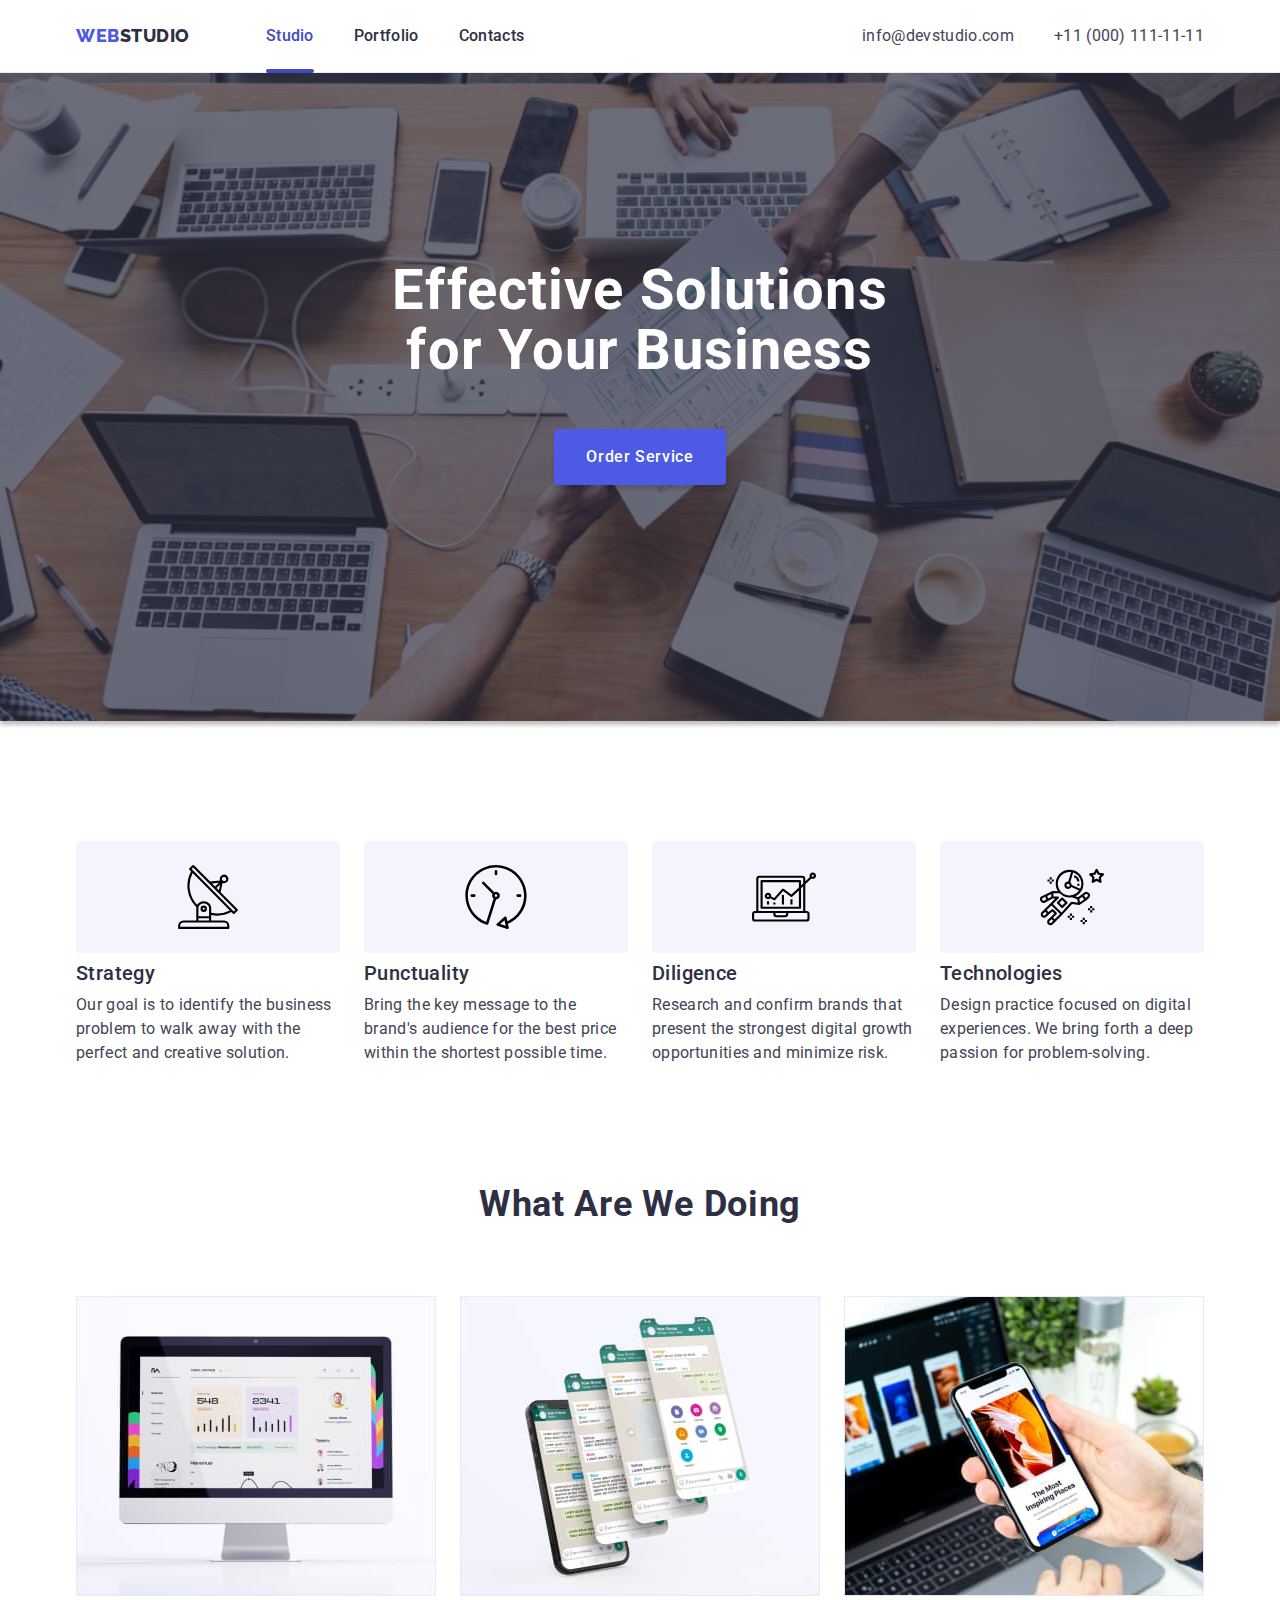
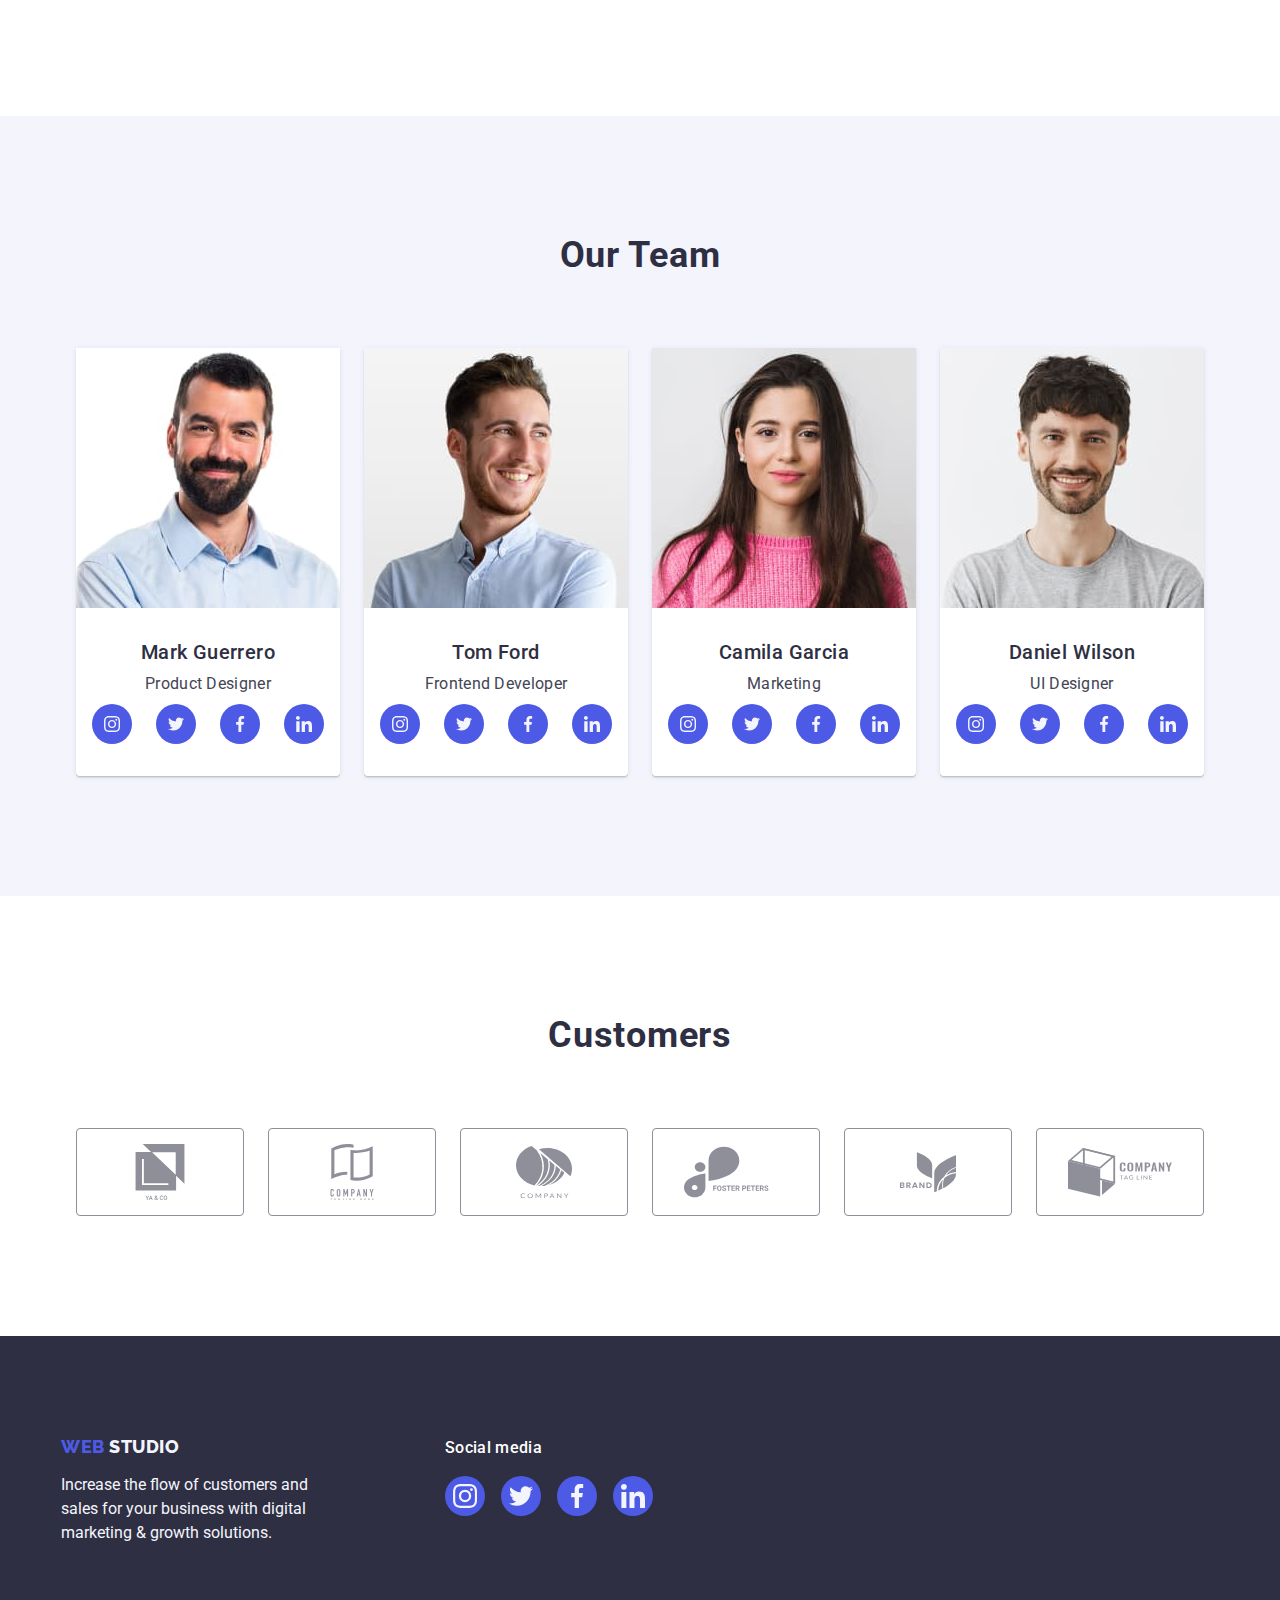
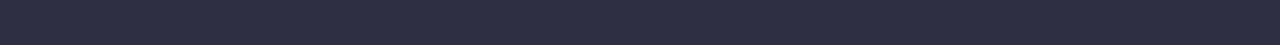
<file: index.html>
<!DOCTYPE html>
<html lang="en">
  <head>
    <meta charset="UTF-8" />
    <meta http-equiv="X-UA-Compatible" content="IE=edge" />
    <meta name="viewport" content="width=device-width, initial-scale=1.0" />
    <title>Web Studio</title>
    <link rel="preconnect" href="https://fonts.googleapis.com" />
    <link rel="preconnect" href="https://fonts.gstatic.com" crossorigin />
    <link
      href="https://fonts.googleapis.com/css2?family=Raleway:wght@800&family=Roboto:wght@400;500;700;900&display=swap"
      rel="stylesheet"
    />
    <link
      rel="stylesheet"
      href="https://cdn.jsdelivr.net/npm/modern-normalize@1.1.0/modern-normalize.min.css"
    />
    <link rel="stylesheet" href="css/styles.css" />
  </head>
  <body>
    <!-- Header -->
    <header class="page-header">
      <div class="container page-header-container">
        <nav class="page-nav">
          <a class="logo link" href="./index.html"
            >Web<span class="logo-studio">Studio</span></a
          >
          <ul class="menu list">
            <li class="menu-item">
              <a class="menu-link link current" href="./index.html">Studio</a>
            </li>
            <li class="menu-item">
              <a class="menu-link link" href="./portfolio.html">Portfolio</a>
            </li>
            <li class="menu-item">
              <a class="menu-link link" href="">Contacts</a>
            </li>
          </ul>
        </nav>
        <address id="contacts" class="contacts">
          <ul class="contacts-list list">
            <li class="contact link">
              <a class="contact-link link" href="mailto:info@devstudio.com"
                >info@devstudio.com</a
              >
            </li>
            <li class="contact">
              <a class="contact-link link" href="tel:+110001111111"
                >+11 (000) 111-11-11</a
              >
            </li>
          </ul>
        </address>
      </div>
    </header>
    <!-- /Header -->
    <main>
      <!-- Section 1 -->
      <section class="hero">
        <div class="container container-hero">
          <h1 class="hero-header">Effective Solutions for Your Business</h1>

          <button class="hero-btn" type="button" data-modal-open>
            Order Service
          </button>
        </div>
      </section>
      <!-- Section 2 -->
      <section class="work-vision section">
        <div class="container">
          <h2 class="section-header" hidden>Our Phylosophy</h2>

          <ul class="work list">
            <li class="work-item">
              <div class="work-item-picture">
                <svg class="work-item-icon" width="64" height="64">
                  <use href="./images/icons.svg#icon-antenna"></use>
                </svg>
              </div>
              <h3 class="second-header">Strategy</h3>
              <p class="describtion">
                Our goal is to identify the business problem to walk away with
                the perfect and creative solution.
              </p>
            </li>
            <li class="work-item">
              <div class="work-item-picture">
                <svg class="work-item-icon" width="64" height="64">
                  <use href="./images/icons.svg#icon-clock"></use>
                </svg>
              </div>
              <h3 class="second-header">Punctuality</h3>
              <p class="describtion">
                Bring the key message to the brand's audience for the best price
                within the shortest possible time.
              </p>
            </li>
            <li class="work-item">
              <div class="work-item-picture">
                <svg class="work-item-icon" width="64" height="64">
                  <use href="./images/icons.svg#icon-diagram"></use>
                </svg>
              </div>
              <h3 class="second-header">Diligence</h3>
              <p class="describtion">
                Research and confirm brands that present the strongest digital
                growth opportunities and minimize risk.
              </p>
            </li>
            <li class="work-item">
              <div class="work-item-picture">
                <svg class="work-item-icon" width="64" height="64">
                  <use href="./images/icons.svg#icon-astronaut"></use>
                </svg>
              </div>

              <h3 class="second-header">Technologies</h3>
              <p class="describtion">
                Design practice focused on digital experiences. We bring forth a
                deep passion for problem-solving.
              </p>
            </li>
          </ul>
        </div>
      </section>
      <!-- Section 3 -->
      <section class="section section-work">
        <div class="container">
          <h2 class="section-header">What are we doing</h2>
          <ul class="list work-img">
            <li class="img">
              <img
                class="img-item"
                src="./images/section-3/img1.jpg"
                alt="computer"
                width="360"
                height="300"
              />
            </li>
            <li class="img">
              <img
                class="img-item"
                src="./images/section-3/img2.jpg"
                alt="smartphone"
                width="360"
                height="300"
              />
            </li>
            <li class="img">
              <img
                class="img-item"
                src="./images/section-3/img3.jpg"
                alt="connection"
                width="360"
                height="300"
              />
            </li>
          </ul>
        </div>
      </section>
      <!-- Section 4 -->
      <section class="team section">
        <div class="container">
          <h2 class="section-header">Our Team</h2>
          <ul class="team list">
            <li class="team-member">
              <img
                class="team-img"
                src="./images/section-4/mark-guerrero.jpg"
                alt="Mark"
                width="264"
              />
              <div class="team-content-wrapper">
                <h3 class="second-header">Mark Guerrero</h3>
                <p class="describtion position">Product Designer</p>
                <ul class="social-list list">
                  <li class="social-list-item">
                    <a href="" class="social-list-link">
                      <svg class="social-list-icon" width="16" height="16">
                        <use href="./images/icons.svg#icon-instagram"></use>
                      </svg>
                    </a>
                  </li>
                  <li class="social-list-item">
                    <a href="" class="social-list-link">
                      <svg class="social-list-icon" width="16" height="16">
                        <use href="./images/icons.svg#icon-twitter"></use>
                      </svg>
                    </a>
                  </li>
                  <li class="social-list-item">
                    <a href="" class="social-list-link">
                      <svg class="social-list-icon" width="16" height="16">
                        <use href="./images/icons.svg#icon-facebook"></use>
                      </svg>
                    </a>
                  </li>
                  <li class="social-list-item">
                    <a href="" class="social-list-link">
                      <svg class="social-list-icon" width="16" height="16">
                        <use href="./images/icons.svg#icon-linkedin"></use>
                      </svg>
                    </a>
                  </li>
                </ul>
              </div>
            </li>
            <li class="team-member">
              <img
                class="team-img"
                src="./images/section-4/tom-ford.jpg"
                alt="Tom"
                width="264"
              />
              <div class="team-content-wrapper">
                <h3 class="second-header">Tom Ford</h3>
                <p class="describtion position">Frontend Developer</p>
                <ul class="social-list list">
                  <li class="social-list-item">
                    <a href="" class="social-list-link">
                      <svg class="social-list-icon" width="16" height="16">
                        <use href="./images/icons.svg#icon-instagram"></use>
                      </svg>
                    </a>
                  </li>
                  <li class="social-list-item">
                    <a href="" class="social-list-link">
                      <svg class="social-list-icon" width="16" height="16">
                        <use href="./images/icons.svg#icon-twitter"></use>
                      </svg>
                    </a>
                  </li>
                  <li class="social-list-item">
                    <a href="" class="social-list-link">
                      <svg class="social-list-icon" width="16" height="16">
                        <use href="./images/icons.svg#icon-facebook"></use>
                      </svg>
                    </a>
                  </li>
                  <li class="social-list-item">
                    <a href="" class="social-list-link">
                      <svg class="social-list-icon" width="16" height="16">
                        <use href="./images/icons.svg#icon-linkedin"></use>
                      </svg>
                    </a>
                  </li>
                </ul>
              </div>
            </li>
            <li class="team-member">
              <img
                class="team-img"
                src="./images/section-4/camila-garcia.jpg"
                alt="Camila"
                width="264"
              />
              <div class="team-content-wrapper">
                <h3 class="second-header">Camila Garcia</h3>
                <p class="describtion position">Marketing</p>
                <ul class="social-list list">
                  <li class="social-list-item">
                    <a href="" class="social-list-link">
                      <svg class="social-list-icon" width="16" height="16">
                        <use href="./images/icons.svg#icon-instagram"></use>
                      </svg>
                    </a>
                  </li>
                  <li class="social-list-item">
                    <a href="" class="social-list-link">
                      <svg class="social-list-icon" width="16" height="16">
                        <use href="./images/icons.svg#icon-twitter"></use>
                      </svg>
                    </a>
                  </li>
                  <li class="social-list-item">
                    <a href="" class="social-list-link">
                      <svg class="social-list-icon" width="16" height="16">
                        <use href="./images/icons.svg#icon-facebook"></use>
                      </svg>
                    </a>
                  </li>
                  <li class="social-list-item">
                    <a href="" class="social-list-link">
                      <svg class="social-list-icon" width="16" height="16">
                        <use href="./images/icons.svg#icon-linkedin"></use>
                      </svg>
                    </a>
                  </li>
                </ul>
              </div>
            </li>
            <li class="team-member">
              <img
                class="team-img"
                src="./images/section-4/daniel-wilson.jpg"
                alt="Daniel"
                width="264"
              />
              <div class="team-content-wrapper">
                <h3 class="second-header">Daniel Wilson</h3>
                <p class="describtion position">UI Designer</p>
                <ul class="social-list list">
                  <li class="social-list-item">
                    <a href="" class="social-list-link">
                      <svg class="social-list-icon" width="16" height="16">
                        <use href="./images/icons.svg#icon-instagram"></use>
                      </svg>
                    </a>
                  </li>
                  <li class="social-list-item">
                    <a href="" class="social-list-link">
                      <svg class="social-list-icon" width="16" height="16">
                        <use href="./images/icons.svg#icon-twitter"></use>
                      </svg>
                    </a>
                  </li>
                  <li class="social-list-item">
                    <a href="" class="social-list-link">
                      <svg class="social-list-icon" width="16" height="16">
                        <use href="./images/icons.svg#icon-facebook"></use>
                      </svg>
                    </a>
                  </li>
                  <li class="social-list-item">
                    <a href="" class="social-list-link">
                      <svg class="social-list-icon" width="16" height="16">
                        <use href="./images/icons.svg#icon-linkedin"></use>
                      </svg>
                    </a>
                  </li>
                </ul>
              </div>
            </li>
          </ul>
        </div>
      </section>

      <section class="section section-customers">
        <div class="container">
          <h2 class="section-header">Customers</h2>
          <ul class="customers-list list">
            <li class="customers-list-item">
              <a href="" class="customers-list-link">
                <svg class="customers-list-icon" width="104" height="56">
                  <use href="./images/icons.svg#icon-client-1"></use>
                </svg>
              </a>
            </li>
            <li class="customers-list-item">
              <a href="" class="customers-list-link">
                <svg class="customers-list-icon" width="104" height="56">
                  <use href="./images/icons.svg#icon-client-2"></use>
                </svg>
              </a>
            </li>
            <li class="customers-list-item">
              <a href="" class="customers-list-link">
                <svg class="customers-list-icon" width="104" height="56">
                  <use href="./images/icons.svg#icon-client-3"></use>
                </svg>
              </a>
            </li>
            <li class="customers-list-item">
              <a href="" class="customers-list-link">
                <svg class="customers-list-icon" width="104" height="56">
                  <use href="./images/icons.svg#icon-client-4"></use>
                </svg>
              </a>
            </li>
            <li class="customers-list-item">
              <a href="" class="customers-list-link">
                <svg class="customers-list-icon" width="104" height="56">
                  <use href="./images/icons.svg#icon-client-5"></use>
                </svg>
              </a>
            </li>
            <li class="customers-list-item">
              <a href="" class="customers-list-link">
                <svg class="customers-list-icon" width="104" height="56">
                  <use href="./images/icons.svg#icon-client-6"></use>
                </svg>
              </a>
            </li>
          </ul>
        </div>
      </section>
    </main>
    <!-- Footer -->
    <footer class="footer">
      <div class="container container-footer">
        <div class="footer-wrapper">
          <a class="logo link logo-footer" href="./index.html"
            >Web <span class="logo-studio-light">Studio</span></a
          >
          <p class="describtion-light">
            Increase the flow of customers and sales for your business with
            digital marketing & growth solutions.
          </p>
        </div>

        <div class="social-media-block">
          <p class="social-media-header">Social media</p>
          <ul class="footer-social-list list">
            <li class="footer-social-list-item">
              <a href="" class="footer-social-list-link">
                <svg class="footer-social-list-icon" width="24" height="24">
                  <use href="./images/icons.svg#icon-instagram"></use>
                </svg>
              </a>
            </li>
            <li class="footer-social-list-item">
              <a href="" class="footer-social-list-link">
                <svg class="footer-social-list-icon" width="24" height="24">
                  <use href="./images/icons.svg#icon-twitter"></use>
                </svg>
              </a>
            </li>
            <li class="footer-social-list-item">
              <a href="" class="footer-social-list-link">
                <svg class="footer-social-list-icon" width="24" height="24">
                  <use href="./images/icons.svg#icon-facebook"></use>
                </svg>
              </a>
            </li>
            <li class="footer-social-list-item">
              <a href="" class="footer-social-list-link">
                <svg class="footer-social-list-icon" width="24" height="24">
                  <use href="./images/icons.svg#icon-linkedin"></use>
                </svg>
              </a>
            </li>
          </ul>
        </div>
      </div>
    </footer>
    <div class="backdrop is-hidden" data-modal>
      <div class="modal">
        <button type="button" class="modal-close-btn" data-modal-close>
          <svg class="modal-close-btn-icon" width="8" height="8">
            <use href="./images/icons.svg#icon-close"></use>
          </svg>
        </button>
      </div>
    </div>
    <script src="./js/modal.js"></script>
  </body>
</html>
</file>
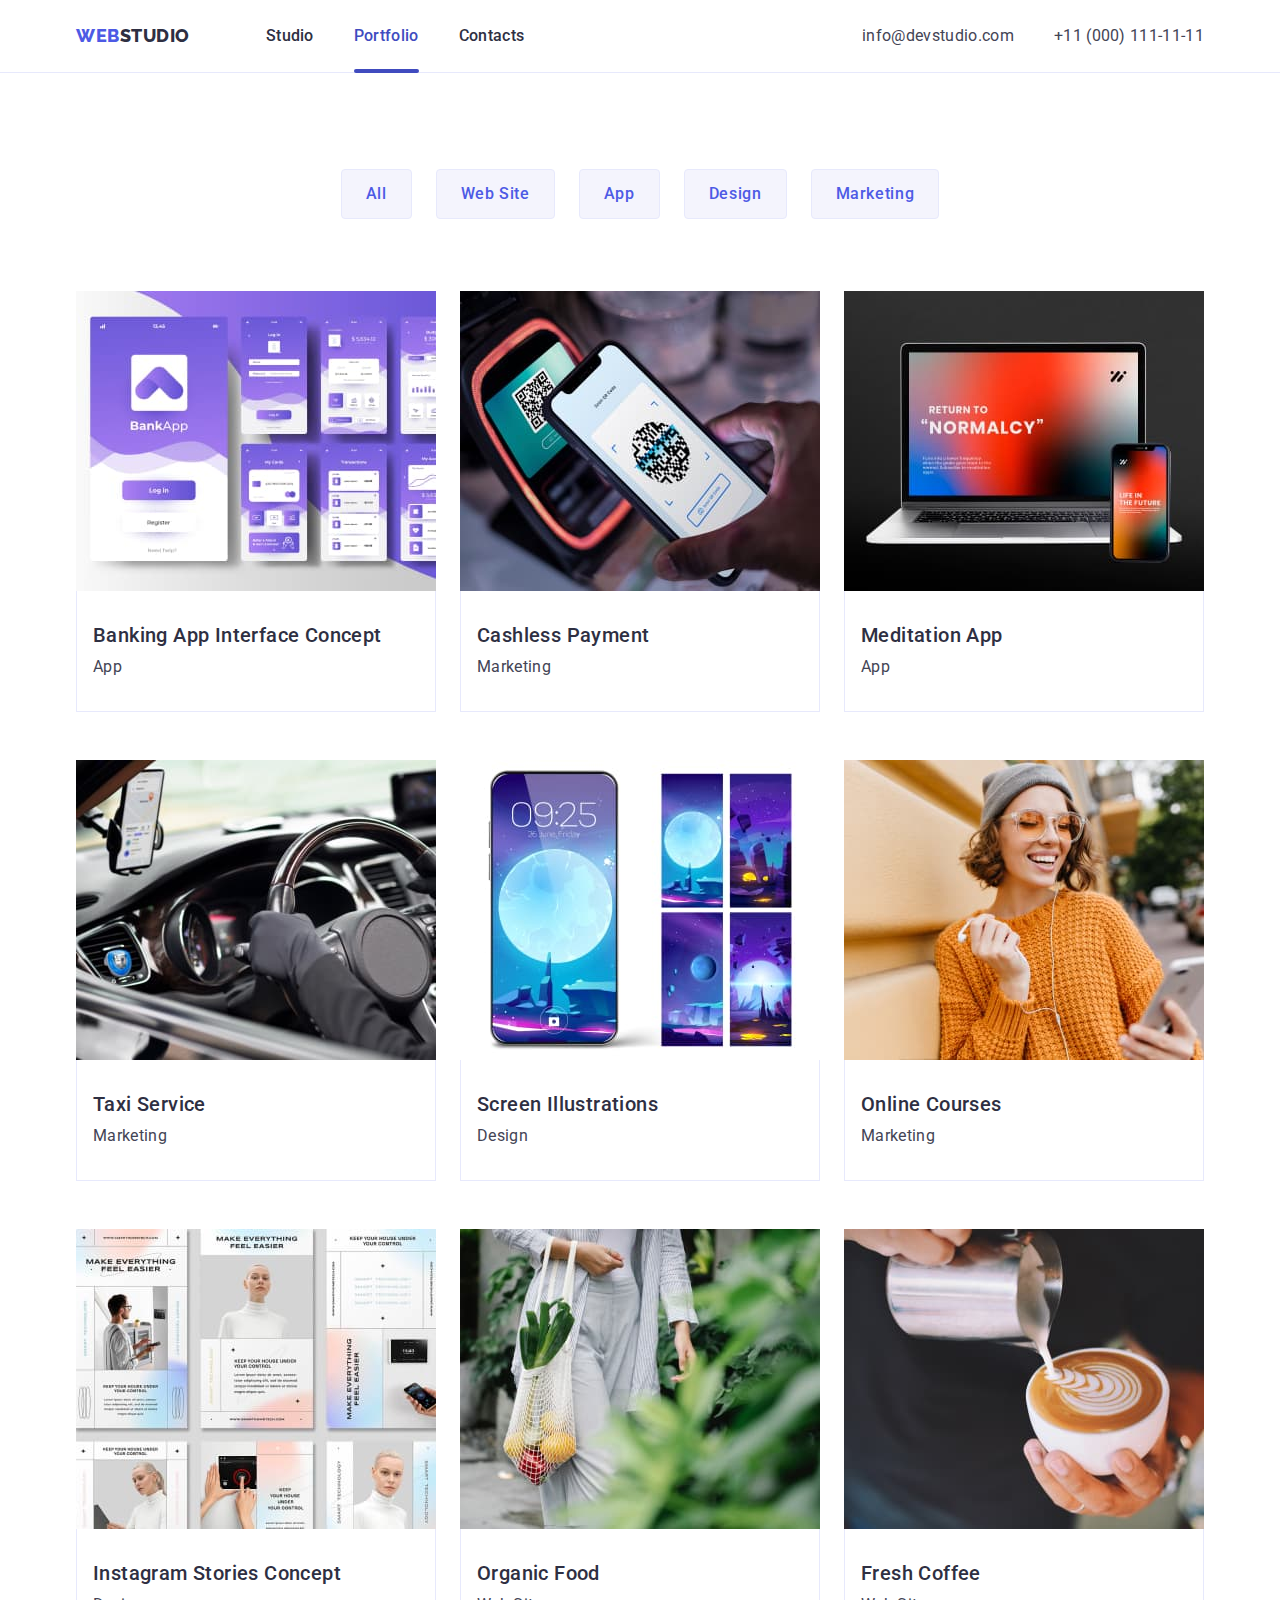
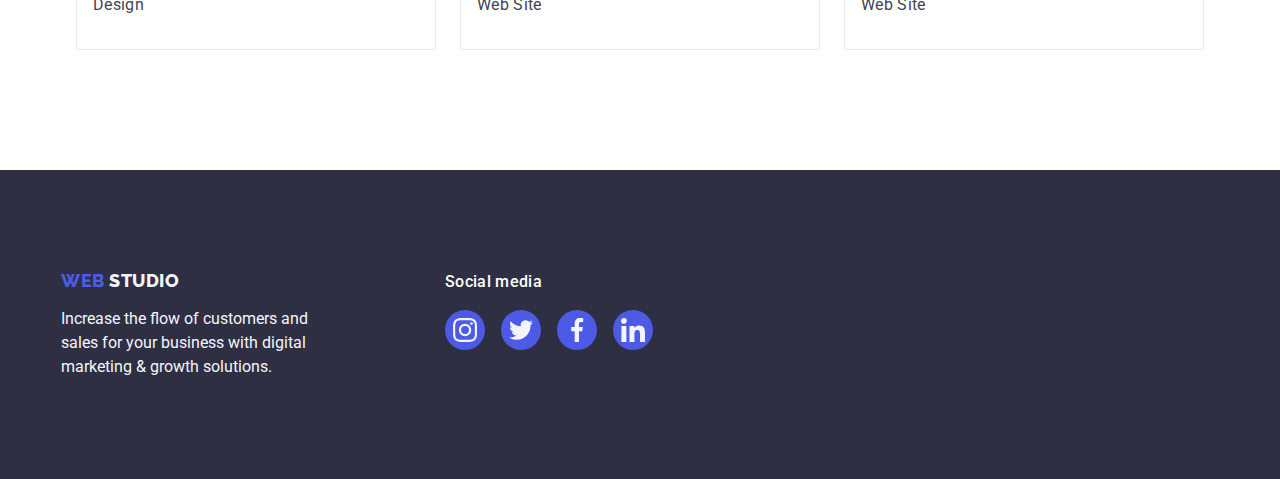
<file: portfolio.html>
<!DOCTYPE html>
<html lang="en">
  <head>
    <meta charset="UTF-8" />
    <meta http-equiv="X-UA-Compatible" content="IE=edge" />
    <meta name="viewport" content="width=device-width, initial-scale=1.0" />
    <title>Web Studio</title>
    <link rel="preconnect" href="https://fonts.googleapis.com" />
    <link rel="preconnect" href="https://fonts.gstatic.com" crossorigin />
    <link
      href="https://fonts.googleapis.com/css2?family=Raleway:wght@800&family=Roboto:wght@400;500;700;900&display=swap"
      rel="stylesheet"
    />
    <link
      rel="stylesheet"
      href="https://cdn.jsdelivr.net/npm/modern-normalize@1.1.0/modern-normalize.min.css"
    />
    <link rel="stylesheet" href="css/styles.css" />
  </head>
  <body>
    <!-- Header -->
    <header class="page-header">
      <div class="container page-header-container">
        <nav class="page-nav">
          <a class="logo link" href="./index.html"
            >Web<span class="logo-studio">Studio</span></a
          >
          <ul class="menu list">
            <li class="menu-item">
              <a class="menu-link link" href="./index.html">Studio</a>
            </li>
            <li class="menu-item">
              <a class="menu-link link current" href="./portfolio.html"
                >Portfolio</a
              >
            </li>
            <li class="menu-item">
              <a class="menu-link link" href="">Contacts</a>
            </li>
          </ul>
        </nav>
        <address id="contacts" class="contacts">
          <ul class="contacts-list list">
            <li class="contact link">
              <a class="contact-link link" href="mailto:info@devstudio.com"
                >info@devstudio.com</a
              >
            </li>
            <li class="contact">
              <a class="contact-link link" href="tel:+110001111111"
                >+11 (000) 111-11-11</a
              >
            </li>
          </ul>
        </address>
      </div>
    </header>
    <!-- /Header -->

    <main>
      <section class="portfolio">
        <div class="container">
          <h1 hidden>Portfolio</h1>
          <ul class="list filter-buttons">
            <li class="button-item">
              <button class="btn" type="button">All</button>
            </li>
            <li class="button-item">
              <button class="btn" type="button">Web Site</button>
            </li>
            <li class="button-item">
              <button class="btn" type="button">App</button>
            </li>
            <li class="button-item">
              <button class="btn" type="button">Design</button>
            </li>
            <li class="button-item">
              <button class="btn" type="button">Marketing</button>
            </li>
          </ul>

          <ul class="list portfolio-cards">
            <li class="card">
              <a class="card-link link" href="">
                <div class="img-overlay-wrapper">
                  <img
                    class="img-item"
                    src="./images/portfolio/banking-app.jpg"
                    width="360"
                    height="300"
                    alt="Banking App"
                  />
                  <p class="overlay">
                    14 Stylish and User-Friendly App Design Concepts · Task
                    Manager App · Calorie Tracker App · Exotic Fruit Ecommerce
                    App · Cloud Storage App
                  </p>
                </div>

                <div class="card-content-wrapper">
                  <h2 class="second-header">Banking App Interface Concept</h2>
                  <p class="describtion">App</p>
                </div>
              </a>
            </li>
            <li class="card">
              <a class="card-link link" href="">
                <div class="img-overlay-wrapper">
                  <img
                    class="img-item"
                    src="./images/portfolio/cashless-payment.jpg"
                    width="360"
                    height="300"
                    alt="Cashless Payment"
                  />
                  <p class="overlay">
                    14 Stylish and User-Friendly App Design Concepts · Task
                    Manager App · Calorie Tracker App · Exotic Fruit Ecommerce
                    App · Cloud Storage App
                  </p>
                </div>

                <div class="card-content-wrapper">
                  <h2 class="second-header">Cashless Payment</h2>
                  <p class="describtion">Marketing</p>
                </div>
              </a>
            </li>
            <li class="card">
              <a class="card-link link" href="">
                <div class="img-overlay-wrapper">
                  <img
                    class="img-item"
                    src="./images/portfolio/meditation-app.jpg"
                    width="360"
                    height="300"
                    alt="Meditation App"
                  />
                  <p class="overlay">
                    14 Stylish and User-Friendly App Design Concepts · Task
                    Manager App · Calorie Tracker App · Exotic Fruit Ecommerce
                    App · Cloud Storage App
                  </p>
                </div>

                <div class="card-content-wrapper">
                  <h2 class="second-header">Meditation App</h2>
                  <p class="describtion">App</p>
                </div>
              </a>
            </li>
            <li class="card">
              <a class="card-link link" href="">
                <div class="img-overlay-wrapper">
                  <img
                    class="img-item"
                    src="./images/portfolio/taxi-service.jpg"
                    width="360"
                    height="300"
                    alt="Taxi Service"
                  />
                  <p class="overlay">
                    14 Stylish and User-Friendly App Design Concepts · Task
                    Manager App · Calorie Tracker App · Exotic Fruit Ecommerce
                    App · Cloud Storage App
                  </p>
                </div>

                <div class="card-content-wrapper">
                  <h2 class="second-header">Taxi Service</h2>
                  <p class="describtion">Marketing</p>
                </div>
              </a>
            </li>
            <li class="card">
              <a class="card-link link" href="">
                <div class="img-overlay-wrapper">
                  <img
                    class="img-item"
                    src="./images/portfolio/screen-illustrations.jpg"
                    width="360"
                    height="300"
                    alt="Screen Illustration"
                  />
                  <p class="overlay">
                    14 Stylish and User-Friendly App Design Concepts · Task
                    Manager App · Calorie Tracker App · Exotic Fruit Ecommerce
                    App · Cloud Storage App
                  </p>
                </div>

                <div class="card-content-wrapper">
                  <h2 class="second-header">Screen Illustrations</h2>
                  <p class="describtion">Design</p>
                </div>
              </a>
            </li>
            <li class="card">
              <a class="card-link link" href="">
                <div class="img-overlay-wrapper">
                  <img
                    class="img-item"
                    src="./images/portfolio/online-courses.jpg"
                    width="360"
                    height="300"
                    alt="Online Courses"
                  />
                  <p class="overlay">
                    14 Stylish and User-Friendly App Design Concepts · Task
                    Manager App · Calorie Tracker App · Exotic Fruit Ecommerce
                    App · Cloud Storage App
                  </p>
                </div>

                <div class="card-content-wrapper">
                  <h2 class="second-header">Online Courses</h2>
                  <p class="describtion">Marketing</p>
                </div>
              </a>
            </li>
            <li class="card">
              <a class="card-link link" href="">
                <div class="img-overlay-wrapper">
                  <img
                    class="img-item"
                    src="./images/portfolio/instagram.jpg"
                    width="360"
                    height="300"
                    alt="Instagram"
                  />
                  <p class="overlay">
                    14 Stylish and User-Friendly App Design Concepts · Task
                    Manager App · Calorie Tracker App · Exotic Fruit Ecommerce
                    App · Cloud Storage App
                  </p>
                </div>

                <div class="card-content-wrapper">
                  <h2 class="second-header">Instagram Stories Concept</h2>
                  <p class="describtion">Design</p>
                </div>
              </a>
            </li>
            <li class="card">
              <a class="card-link link" href="">
                <div class="img-overlay-wrapper">
                  <img
                    class="img-item"
                    src="./images/portfolio/organic-food.jpg"
                    width="360"
                    height="300"
                    alt="Organic Food"
                  />
                  <p class="overlay">
                    14 Stylish and User-Friendly App Design Concepts · Task
                    Manager App · Calorie Tracker App · Exotic Fruit Ecommerce
                    App · Cloud Storage App
                  </p>
                </div>

                <div class="card-content-wrapper">
                  <h2 class="second-header">Organic Food</h2>
                  <p class="describtion">Web Site</p>
                </div>
              </a>
            </li>
            <li class="card">
              <a class="card-link link" href="">
                <div class="img-overlay-wrapper">
                  <img
                    class="img-item"
                    src="./images/portfolio/fresh-coffee.jpg"
                    width="360"
                    height="300"
                    alt="Fresh Coffee"
                  />
                  <p class="overlay">
                    14 Stylish and User-Friendly App Design Concepts · Task
                    Manager App · Calorie Tracker App · Exotic Fruit Ecommerce
                    App · Cloud Storage App
                  </p>
                </div>

                <div class="card-content-wrapper">
                  <h2 class="second-header">Fresh Coffee</h2>
                  <p class="describtion">Web Site</p>
                </div>
              </a>
            </li>
          </ul>
        </div>
      </section>
    </main>
    <!-- Footer -->
    <footer class="footer">
      <div class="container container-footer">
        <div class="footer-wrapper">
          <a class="logo link logo-footer" href="./index.html"
            >Web <span class="logo-studio-light">Studio</span></a
          >
          <p class="describtion-light">
            Increase the flow of customers and sales for your business with
            digital marketing & growth solutions.
          </p>
        </div>

        <div class="social-media-block">
          <p class="social-media-header">Social media</p>
          <ul class="footer-social-list list">
            <li class="footer-social-list-item">
              <a href="" class="footer-social-list-link">
                <svg class="footer-social-list-icon" width="24" height="24">
                  <use href="./images/icons.svg#icon-instagram"></use>
                </svg>
              </a>
            </li>
            <li class="footer-social-list-item">
              <a href="" class="footer-social-list-link">
                <svg class="footer-social-list-icon" width="24" height="24">
                  <use href="./images/icons.svg#icon-twitter"></use>
                </svg>
              </a>
            </li>
            <li class="footer-social-list-item">
              <a href="" class="footer-social-list-link">
                <svg class="footer-social-list-icon" width="24" height="24">
                  <use href="./images/icons.svg#icon-facebook"></use>
                </svg>
              </a>
            </li>
            <li class="footer-social-list-item">
              <a href="" class="footer-social-list-link">
                <svg class="footer-social-list-icon" width="24" height="24">
                  <use href="./images/icons.svg#icon-linkedin"></use>
                </svg>
              </a>
            </li>
          </ul>
        </div>
      </div>
    </footer>
  </body>
</html>
</file>
<file: css/styles.css>
:root {
  --primary-color: #4d5ae5;
  --secondary-color: #2e2f42;
  --icon-fill-color: #f4f4fd;
  --customers-icon-color: #8e8f99;
  --transition-dur-func: 250ms cubic-bezier(0.4, 0, 0.2, 1);
}

h1,
h2,
h3,
h4,
h5,
p {
  margin-top: 0;
  margin-bottom: 0;
}

ul,
ol {
  margin-top: 0;
  margin-bottom: 0;
  padding-left: 0;
}
img {
  display: block;
}

body {
  font-family: 'Roboto', sans-serif;
  color: #434455;
  background-color: #ffffff;
}
.container {
  width: 1158px;
  margin-right: auto;
  margin-left: auto;
  padding-right: 15px;
  padding-left: 15px;
}
.section {
  padding-top: 120px;
  padding-bottom: 120px;
}

.list {
  list-style: none;
}
.link {
  text-decoration: none;
  color: #434455;
}

.section-header {
  margin-bottom: 72px;
  font-weight: 700;
  font-size: 36px;
  line-height: 1.1;
  text-align: center;
  letter-spacing: 0.02em;
  text-transform: capitalize;
  color: var(--secondary-color);
}
.second-header {
  margin-bottom: 8px;
  font-weight: 500;
  font-size: 20px;
  line-height: 1.2;
  letter-spacing: 0.02em;
  color: var(--secondary-color);
}
.describtion {
  font-weight: 400;
  font-size: 16px;
  line-height: 1.5;
  letter-spacing: 0.02em;
  color: #434455;
}

/* header */
.page-header {
  border-bottom: 1px solid #e7e9fc;
  box-shadow: 0px 2px 1px rgba(46, 47, 66, 0.08),
    0px 1px 1px rgba(46, 47, 66, 0.16), 0px 1px 6px rgba(46, 47, 66, 0.08);
}
.page-header-container {
  display: flex;
  align-items: center;
  justify-content: space-between;
}
.page-nav {
  display: flex;
  align-items: center;
}
.menu {
  display: flex;
}

.logo {
  font-family: 'Raleway', sans-serif;
  font-weight: 800;
  font-size: 18px;
  line-height: 1.17;
  margin-right: 76px;
  align-items: center;
  letter-spacing: 0.03em;
  text-transform: uppercase;
  color: var(--primary-color);
}

.logo-studio {
  color: var(--secondary-color);
}

.menu-item:not(:last-child) {
  margin-right: 40px;
}
.menu-link {
  position: relative;
  padding-top: 24px;
  padding-bottom: 24px;
  display: block;
  font-weight: 500;
  font-size: 16px;
  line-height: 1.5;
  letter-spacing: 0.02em;
  color: var(--secondary-color);
  transition: color var(--transition-dur-func);
}

.menu-link:hover {
  color: #404bbf;
}
.menu-link:focus {
  color: #404bbf;
}
.menu-link:link::after {
  opacity: 0;
  position: absolute;
  left: 0;
  bottom: -1px;
  display: block;
  height: 4px;
  width: 100%;
  background-color: #404bbf;
  border-radius: 2px;
  content: '';
  transition: opacity var(--transition-dur-func);
}
.menu-link.current {
  color: #404bbf;
}

.menu-link.current::after {
  opacity: 1;
}

.contacts {
  font-style: normal;
}
.contacts-list {
  display: flex;
  gap: 40px;
}

.contact {
  font-weight: 400;
  font-size: 16px;
  line-height: 1.5;
  letter-spacing: 0.02em;
}

.contact-link {
  transition: color var(--transition-dur-func);
}
.contact-link:not(:last-child) {
  margin-right: 40px;
}
/* .tel-link {
  transition: color var(--transition-dur-func);
} */
.contact-link:hover,
.contact-link:focus {
  color: #404bbf;
}

/* Hero */
.hero {
  max-width: 1440px;
  padding-top: 188px;
  padding-bottom: 188px;
  background: rgba(46, 47, 66, 0.7);
  background-repeat: no-repeat;
  background-position: center;
  background-image: linear-gradient(
      rgba(46, 47, 66, 0.7),
      rgba(46, 47, 66, 0.7)
    ),
    url(../images/hero/bg.jpg);
  background-size: cover;
  box-shadow: 0px 4px 4px rgba(0, 0, 0, 0.25);
}

.hero-header {
  max-width: 496px;
  margin-bottom: 48px;
  margin-right: auto;
  margin-left: auto;
  font-weight: 700;
  font-size: 56px;
  line-height: 1.07;
  text-align: center;
  letter-spacing: 0.02em;
  color: #ffffff;
}
.hero-btn {
  display: block;
  margin: 0 auto;
  margin-bottom: 48px;
  min-width: 169px;
  height: 56px;
  border: none;
  font-family: 'Roboto', sans-serif;
  cursor: pointer;
  padding: 16px 32px;
  background-color: var(--primary-color);
  font-weight: 500;
  font-size: 16px;
  line-height: 1.5;
  align-items: center;
  letter-spacing: 0.04em;
  color: #ffffff;
  box-shadow: 0px 4px 4px rgba(0, 0, 0, 0.15);
  border-radius: 4px;
  transition: background-color var(--transition-dur-func);
}
.hero-btn:hover {
  background-color: #404bbf;
}
.hero-btn:focus {
  background-color: #404bbf;
}
/* Section 2 */

.work {
  display: flex;
  gap: 24px;
}
.work-item {
  flex-basis: calc((100% - 72px) / 4);
}
.work-item-picture {
  display: flex;
  justify-content: center;
  align-items: center;
  gap: 24px;
  height: 112px;
  background-color: #f4f4fd;
  border-radius: 4px;
  margin-bottom: 8px;
}

/* Section 3 */
.section-work {
  padding-top: 0;
}
.work-img {
  display: flex;
  gap: 24px;
}
.img {
  flex-basis: calc((100% - 3 * 16px) / 3);
}

/* Section 4 */
.team {
  display: flex;
  flex-wrap: wrap;
  gap: 24px;
  background-color: #f4f4fd;
}
.team-member {
  flex-basis: calc((100% - 72px) / 4);
  background-color: #ffffff;
  box-shadow: 0px 1px 6px rgba(46, 47, 66, 0.08),
    0px 1px 1px rgba(46, 47, 66, 0.16), 0px 2px 1px rgba(46, 47, 66, 0.08);
  border-radius: 0px 0px 4px 4px;
}
.team-member:hover .social-list-link {
  background-color: #404bbf;
}
.team-member:focus .social-list-link {
  background-color: #404bbf;
}
.team-content-wrapper {
  padding: 32px 0;
  text-align: center;
}
.team-img {
  width: 100%;
}

.social-list {
  display: flex;
  justify-content: center;
  gap: 24px;
  margin-top: 8px;
}
.social-list-link {
  display: flex;
  justify-content: center;
  align-items: center;
  width: 40px;
  height: 40px;
  border-radius: 50%;
  background-color: var(--primary-color);
  transition: background-color var(--transition-dur-func);
}
.social-list-link:hover,
.social-list-link:focus {
  background-color: #404bbf;
}
.social-list-icon {
  fill: #f4f4fd;
}

/* Portfolio */
.portfolio {
  padding-top: 96px;
  padding-bottom: 120px;
  background-color: #ffffff;
}
.filter-buttons {
  margin-bottom: 72px;
  display: flex;
  justify-content: center;
  gap: 24px;
}
.btn {
  padding: 12px 24px;
  font-family: 'Roboto', sans-serif;
  cursor: pointer;
  font-weight: 500;
  font-size: 16px;
  line-height: 1.5;
  align-items: center;
  text-align: center;
  letter-spacing: 0.04em;
  color: var(--primary-color);
  background-color: #f4f4fd;
  border: 1px solid #e7e9fc;
  border-radius: 4px;
  transition: color var(--transition-dur-func),
    background-color var(--transition-dur-func),
    border-color var(--transition-dur-func),
    box-shadow var(--transition-dur-func);
}
.btn:hover {
  color: #ffffff;
  background-color: #404bbf;
  border: 1px solid transparent;
  box-shadow: 0px 3px 1px rgba(0, 0, 0, 0.1), 0px 2px 1px rgba(0, 0, 0, 0.08),
    0px 2px 2px rgba(0, 0, 0, 0.12);
}
.btn:focus {
  color: #ffffff;
  background-color: #404bbf;
  border: 1px solid transparent;
  box-shadow: 0px 3px 1px rgba(0, 0, 0, 0.1), 0px 2px 1px rgba(0, 0, 0, 0.08),
    0px 2px 2px rgba(0, 0, 0, 0.12);
}

.portfolio-cards {
  display: flex;
  flex-wrap: wrap;
  column-gap: 24px;
  row-gap: 48px;
}
.card {
  width: calc((100% - 48px) / 3);
}
.card-link {
  display: block;
  transition: box-shadow var(--transition-dur-func);
}

.card-link:hover {
  box-shadow: 0px 1px 6px rgba(46, 47, 66, 0.08),
    0px 1px 1px rgba(46, 47, 66, 0.16), 0px 2px 1px rgba(46, 47, 66, 0.08);
}
.card-link:focus {
  box-shadow: 0px 1px 6px rgba(46, 47, 66, 0.08),
    0px 1px 1px rgba(46, 47, 66, 0.16), 0px 2px 1px rgba(46, 47, 66, 0.08);
}

.img-item {
  width: 100%;
}
.img-overlay-wrapper {
  position: relative;
  display: block;
  overflow: hidden;
}
.overlay {
  position: absolute;
  left: 0;
  top: 0;
  width: 100%;
  height: 100%;
  overflow: auto;
  transform: translate(0, 100%);
  transition: transform var(--transition-dur-func);
  background: var(--primary-color);
  font-style: normal;
  font-weight: 400;
  font-size: 16px;
  line-height: 1.5;
  letter-spacing: 0.02em;
  color: #f4f4fd;
  padding: 40px 32px;
}

.card-link:focus .overlay {
  transform: translate(0, 0);
}

.card-link:hover .overlay {
  transform: translate(0, 0);
}

.card-content-wrapper {
  padding: 32px 16px;
  border: 1px solid #e7e9fc;
  border-top: none;
}
.position {
  margin-bottom: 8px;
}
/* Customers */
.customers-list {
  display: flex;
  justify-content: center;
  gap: 24px;
}
.customers-list-link {
  display: flex;
  justify-content: center;
  align-items: center;
  width: 168px;
  height: 88px;
  color: var(--customers-icon-color);
  border: 1px solid currentColor;
  border-radius: 4px;
  transition: border-color var(--transition-dur-func),
    color var(--transition-dur-func);
}
.customers-list-link:hover,
.customers-list-link:focus {
  border-color: #404bbf;
  color: #404bbf;
}
.customers-list-icon {
  fill: currentColor;
  transition: fill var(--transition-dur-func);
}

.customers-list-link:hover .customers-list-icon {
  fill: #404bbf;
}
.customers-list-link:focus .customers-list-icon {
  fill: #404bbf;
}

/* Footer */
.footer {
  background-color: var(--secondary-color);
}
.container-footer {
  display: flex;
  align-items: baseline;
  padding: 100px 0 100px;
}
.footer-wrapper {
  margin-right: 120px;
  width: 264px;
}
.logo-footer {
  display: inline-block;
  margin-bottom: 16px;
}
.describtion-light {
  color: #f4f4fd;
  line-height: 1.5;
}
.logo-studio-light {
  color: #f4f4fd;
}

.social-media-header {
  font-weight: 500;
  font-size: 16px;
  line-height: 1.5;
  letter-spacing: 0.02em;
  color: #ffffff;
  margin-bottom: 16px;
}
.footer-social-list {
  display: flex;
  gap: 16px;
}
.footer-social-list-item {
  width: 40px;
  height: 40px;
}
.footer-social-list-link {
  display: flex;
  justify-content: center;
  align-items: center;
  width: 100%;
  height: 100%;
  background-color: var(--primary-color);
  border-radius: 50%;
  transition: background-color var(--transition-dur-func);
}
.footer-social-list-link:hover,
.footer-social-list-link:focus {
  background-color: #31d0aa;
}
.footer-social-list-icon {
  fill: var(--icon-fill-color);
}
.backdrop {
  position: fixed;
  top: 0;
  left: 0;
  z-index: 100;
  width: 100%;
  height: 100%;
  background: rgba(46, 47, 66, 0.4);
  transition: opacity var(--transition-dur-func),
    visibility var(--transition-dur-func);
}
.backdrop.is-hidden {
  opacity: 0;
  visibility: hidden;
  pointer-events: none;
}
.modal {
  position: absolute;
  top: 50%;
  left: 50%;
  transform: translate(-50%, -50%);
  width: 408px;
  min-height: 576px;
  background: #fcfcfc;
  box-shadow: 0px 1px 1px rgba(0, 0, 0, 0.14), 0px 1px 3px rgba(0, 0, 0, 0.12),
    0px 2px 1px rgba(0, 0, 0, 0.2);
  border-radius: 4px;
  transition: transform var(--transition-dur-func);
}
.modal-close-btn {
  position: absolute;
  cursor: pointer;
  padding: 0;
  top: 24px;
  right: 24px;
  display: flex;
  justify-content: center;
  align-items: center;
  width: 24px;
  height: 24px;
  border-radius: 50%;
  background: #e7e9fc;
  border: 1px solid rgba(0, 0, 0, 0.1);
  transition: background-color var(--transition-dur-func),
    border var(--transition-dur-func);
}
.modal-close-btn:hover,
.modal-close-btn:focus {
  background-color: #404bbf;
  border: none;
}

.modal-close-btn-icon {
  transition: fill var(--transition-dur-func);
}
.modal-close-btn:hover .modal-close-btn-icon {
  fill: #ffffff;
}
.modal-close-btn:focus .modal-close-btn-icon {
  fill: #ffffff;
}
</file>
